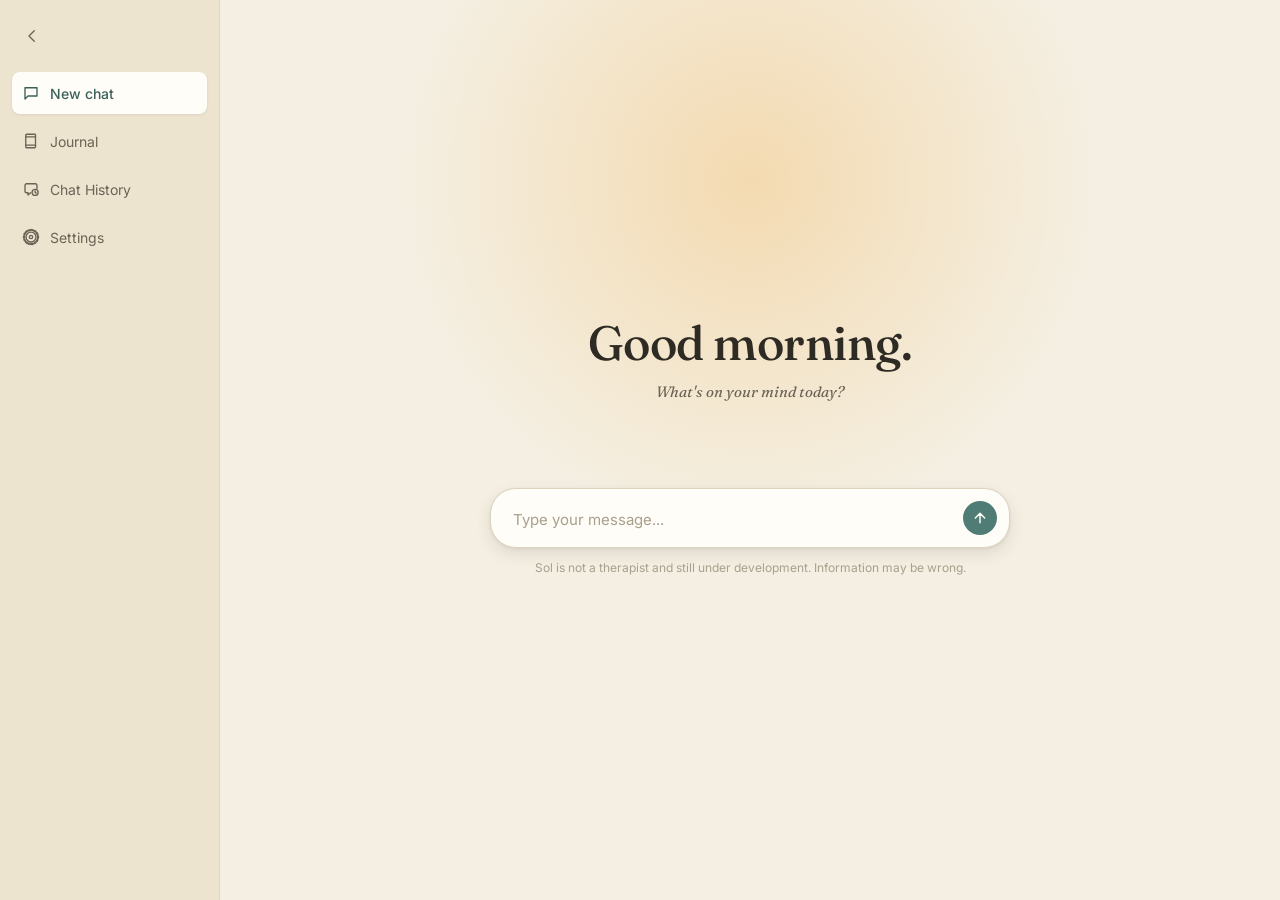
<file: index.html>
<!DOCTYPE html>
<html lang="en">
<head>
  <meta charset="UTF-8" />
  <meta name="viewport" content="width=device-width, initial-scale=1.0" />
  <title>Sol</title>
  <link rel="preconnect" href="https://fonts.googleapis.com">
  <link rel="preconnect" href="https://fonts.gstatic.com" crossorigin>
  <link href="https://fonts.googleapis.com/css2?family=Fraunces:ital,opsz,wght@0,9..144,400;0,9..144,500;0,9..144,600;1,9..144,500&family=Inter:wght@400;500;600&display=swap" rel="stylesheet">
  <link rel="stylesheet" href="nav.css" />
  <link rel="stylesheet" href="styles.css" />
</head>
<body>

  <div class="layout">
    <nav class="tabs" id="tabs" aria-label="Main navigation">
      <button type="button" id="tabs-toggle" aria-label="Collapse sidebar" aria-controls="main-navigation" aria-expanded="true">
        <svg class="collapse-icon" viewBox="0 0 24 24" fill="none" stroke="currentColor" stroke-width="1.8" stroke-linecap="round" stroke-linejoin="round" aria-hidden="true">
          <path d="M15 5 8 12l7 7" />
        </svg>
        <svg class="menu-icon" viewBox="0 0 24 24" fill="none" stroke="currentColor" stroke-width="1.8" stroke-linecap="round" aria-hidden="true">
          <path d="M4 6h16M4 12h16M4 18h16" />
        </svg>
      </button>
      <ul id="main-navigation">
        <li class="tab active">
          <a href="index.html" aria-label="New chat" aria-current="page">
            <svg viewBox="0 0 24 24" fill="none" stroke="currentColor" stroke-width="1.8" stroke-linecap="round" stroke-linejoin="round">
              <path d="M4 5h16v11H8l-4 4V5Z" />
            </svg>
            <span class="tab-label">New chat</span>
          </a>
        </li>
        <li class="tab">
          <a href="/journal.html" aria-label="Journal">
            <svg viewBox="0 0 24 24" fill="none" stroke="currentColor" stroke-width="1.8" stroke-linecap="round" stroke-linejoin="round">
              <path d="M5 4.5A1.5 1.5 0 0 1 6.5 3H17a1 1 0 0 1 1 1v16a1 1 0 0 1-1 1H6.5A1.5 1.5 0 0 1 5 19.5v-15Z" />
              <path d="M5 6.5h13M5 17.5h13" />
            </svg>
            <span class="tab-label">Journal</span>
          </a>
        </li>
        <li class="tab">
          <a href="/chat.html" aria-label="Chat History">
            <svg viewBox="0 0 24 24" fill="none" stroke="currentColor" stroke-width="1.8" stroke-linecap="round" stroke-linejoin="round">
              <!-- Speech bubble with tail -->
              <path d="M20 11.5V7a2 2 0 0 0-2-2H6a2 2 0 0 0-2 2v8a2 2 0 0 0 2 2h2v3l3.5-3" />
              <!-- Clock badge -->
              <circle cx="17.5" cy="16.5" r="4" />
              <path d="M17.5 14.5v2l1.3 1" />
            </svg>
            <span class="tab-label">Chat History</span>
          </a>
        </li>
        <li class="tab">
          <a href="/settings.html" aria-label="Settings">
            <svg viewBox="0 0 24 24" fill="none" stroke="currentColor" stroke-width="1.8" stroke-linecap="round" stroke-linejoin="round">
              <circle cx="12" cy="12" r="9.4" stroke-width="3" stroke-dasharray="1.6 2.5" />
              <circle cx="12" cy="12" r="6.6" stroke-width="1.8" />
              <circle cx="12" cy="12" r="2.2" stroke-width="1.8" />
            </svg>
            <span class="tab-label">Settings</span>
          </a>
        </li>
      </ul>
    </nav>

    <div class="main" id="main">
      <div class="glow" aria-hidden="true"></div>

      <header id="hero">
        <h1 id="greeting">Hello.</h1>
        <p class="subhead">What's on your mind today?</p>
      </header>

      <div class="chat-log" id="chat-log"></div>
      

      <div class="composer">
        <div class="typebar">
          <textarea id="composer-input" rows="1" placeholder="Type your message..."></textarea>
          <button type="button" id="send-btn" aria-label="Send message">
            <svg width="16" height="16" viewBox="0 0 24 24" fill="none" xmlns="http://www.w3.org/2000/svg">
              <path d="M12 19V5M12 5L5 12M12 5L19 12" stroke="currentColor" stroke-width="2.2" stroke-linecap="round" stroke-linejoin="round"/>
            </svg>
          </button>
        </div>
        <p class="disclaimer">Sol is not a therapist and still under development. Information may be wrong.</p>
      </div>
    </div>
  </div>

  <script>
    const greetingEl = document.getElementById('greeting');
    const hour = new Date().getHours();
    const greeting =
      hour < 5 ? 'Still up?' :
      hour < 12 ? 'Good morning.' :
      hour < 18 ? 'Good afternoon.' :
      'Good evening.';
    greetingEl.textContent = greeting;
  </script>
  <script src="nav.js"></script>
  <script src="chat.js"></script>

</body>
</html>
</file>
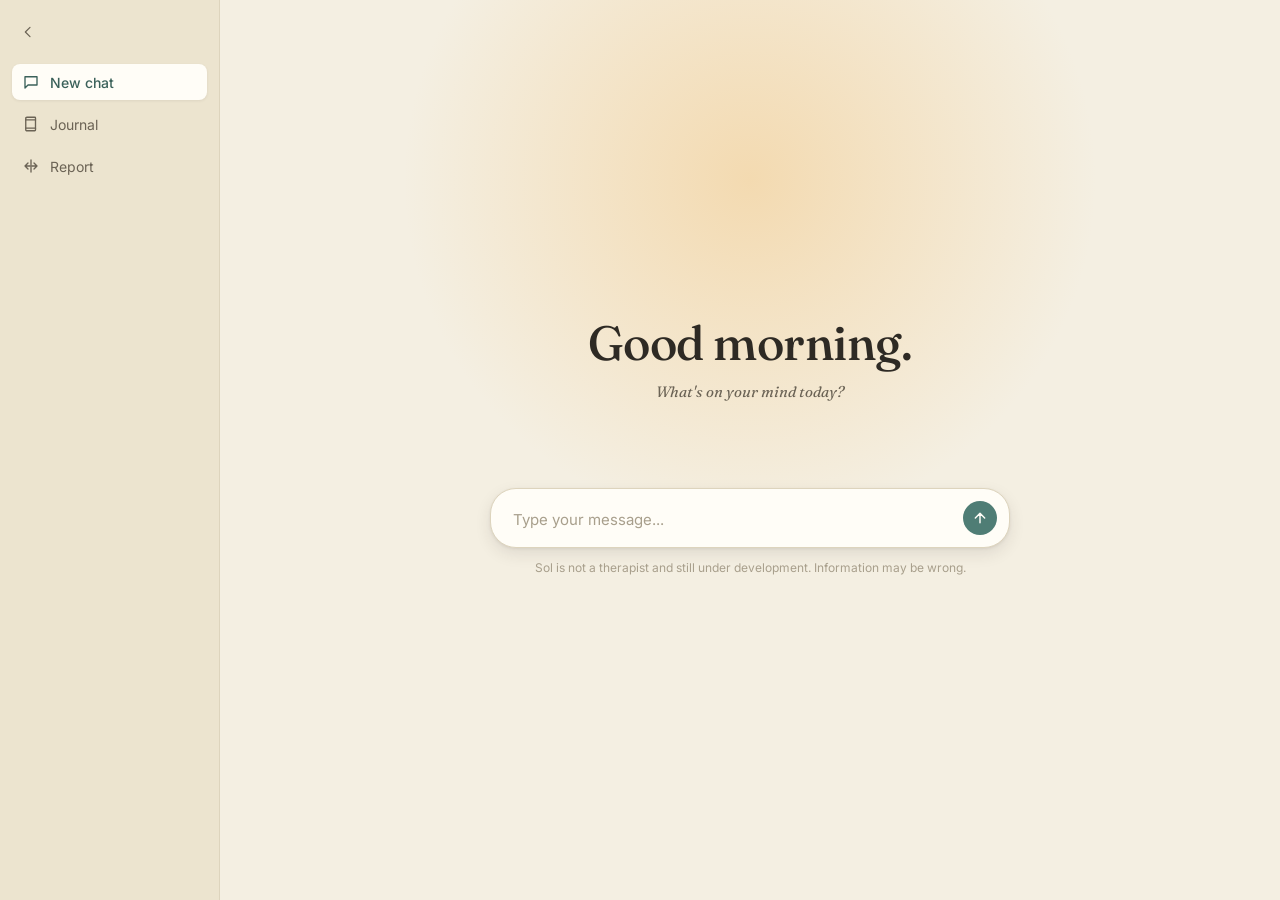
<file: html/index.html>
<!DOCTYPE html>
<html lang="en">
<head>
  <meta charset="UTF-8" />
  <meta name="viewport" content="width=device-width, initial-scale=1.0" />
  <title>Sol</title>
  <link rel="preconnect" href="https://fonts.googleapis.com">
  <link rel="preconnect" href="https://fonts.gstatic.com" crossorigin>
  <link href="https://fonts.googleapis.com/css2?family=Fraunces:ital,opsz,wght@0,9..144,400;0,9..144,500;0,9..144,600;1,9..144,500&family=Inter:wght@400;500;600&display=swap" rel="stylesheet">
  <link rel="stylesheet" href="/css/styles.css" />
</head>
<body>

  <div class="layout">
    <div class="tabs" id="tabs">
      <button type="button" id="tabs-toggle" aria-label="Collapse sidebar">
        <svg viewBox="0 0 24 24" fill="none" stroke="currentColor" stroke-width="1.8" stroke-linecap="round" stroke-linejoin="round">
          <path d="M15 5 8 12l7 7" />
        </svg>
      </button>
      <ul>
        <li class="tab active">
          <a href="/">
            <svg viewBox="0 0 24 24" fill="none" stroke="currentColor" stroke-width="1.8" stroke-linecap="round" stroke-linejoin="round">
              <path d="M4 5h16v11H8l-4 4V5Z" />
            </svg>
            <span class="tab-label">New chat</span>
          </a>
        </li>
        <li class="tab">
          <a href="/html/journal.html">
            <svg viewBox="0 0 24 24" fill="none" stroke="currentColor" stroke-width="1.8" stroke-linecap="round" stroke-linejoin="round">
              <path d="M5 4.5A1.5 1.5 0 0 1 6.5 3H17a1 1 0 0 1 1 1v16a1 1 0 0 1-1 1H6.5A1.5 1.5 0 0 1 5 19.5v-15Z" />
              <path d="M5 6.5h13M5 17.5h13" />
            </svg>
            <span class="tab-label">Journal</span>
          </a>
        </li>
        <li class="tab">
          <a href="">
            <svg viewBox="0 0 24 24" fill="none" stroke="currentColor" stroke-width="1.8" stroke-linecap="round" stroke-linejoin="round">
              <path d="M12 20v-6M12 4v6M4 12h16M4 12l4-4M4 12l4 4M20 12l-4-4M20 12l-4 4" />
            </svg>
            <span class="tab-label">Report</span>
          </a>
        </li>
    </div>

    <div class="main" id="main">
      <div class="glow" aria-hidden="true"></div>

      <header id="hero">
        <h1 id="greeting">Hello.</h1>
        <p class="subhead">What's on your mind today?</p>
      </header>

      <div class="chat-log" id="chat-log"></div>

      <div class="composer">
        <div class="typebar">
          <textarea id="composer-input" rows="1" placeholder="Type your message..."></textarea>
          <button type="button" id="send-btn" aria-label="Send message">
            <svg width="16" height="16" viewBox="0 0 24 24" fill="none" xmlns="http://www.w3.org/2000/svg">
              <path d="M12 19V5M12 5L5 12M12 5L19 12" stroke="currentColor" stroke-width="2.2" stroke-linecap="round" stroke-linejoin="round"/>
            </svg>
          </button>
        </div>
        <p class="disclaimer">Sol is not a therapist and still under development. Information may be wrong.</p>
      </div>
    </div>
  </div>

  <script>
    const tabs = document.getElementById('tabs');
    const toggleBtn = document.getElementById('tabs-toggle');

    toggleBtn.addEventListener('click', () => {
      const collapsed = tabs.classList.toggle('collapsed');
      toggleBtn.setAttribute('aria-label', collapsed ? 'Expand sidebar' : 'Collapse sidebar');
    });

    // Greeting that follows the time of day, fitting for an app named Sol
    const greetingEl = document.getElementById('greeting');
    const hour = new Date().getHours();
    const greeting =
      hour < 5 ? 'Still up?' :
      hour < 12 ? 'Good morning.' :
      hour < 18 ? 'Good afternoon.' :
      'Good evening.';
    greetingEl.textContent = greeting;
  </script>
  <script src="/js/chat.js"></script>

</body>
</html>
</file>
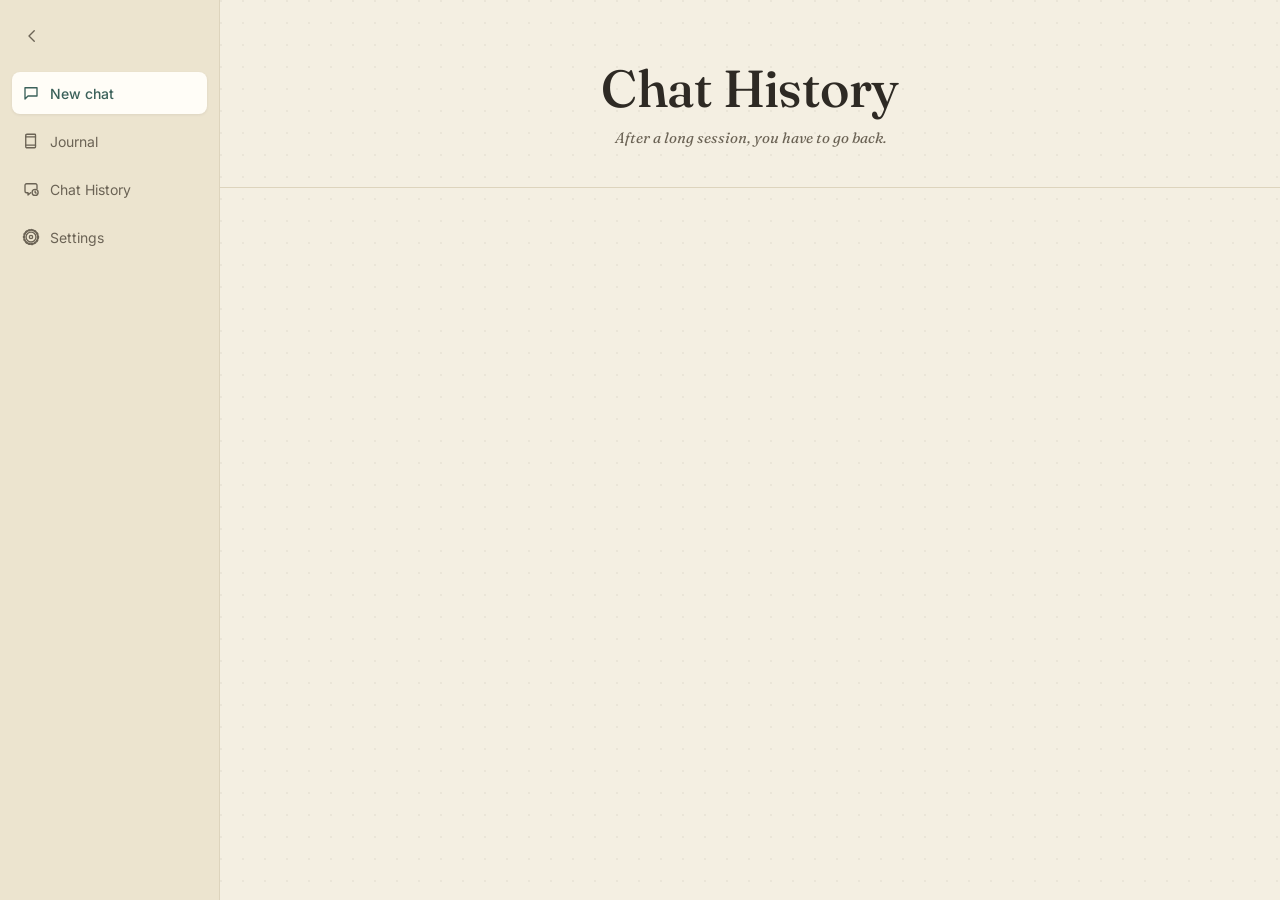
<file: chat.html>
<!DOCTYPE html>
<html lang="en">
<head>
  <meta charset="UTF-8" />
  <meta name="viewport" content="width=device-width, initial-scale=1.0" />
  <link rel="icon" href="data:,">
  <title>Sol</title>
  <link rel="preconnect" href="https://fonts.googleapis.com">
  <link rel="preconnect" href="https://fonts.gstatic.com" crossorigin>
  <link href="https://fonts.googleapis.com/css2?family=Fraunces:ital,opsz,wght@0,9..144,400;0,9..144,500;0,9..144,600;1,9..144,500&family=Inter:wght@400;500;600&display=swap" rel="stylesheet">
  <link rel="stylesheet" href="nav.css" />
  <link rel="stylesheet" href="styles.css" />
  <link rel="stylesheet" href="chat.css" />
</head>
<body>

  <div class="layout">
    <nav class="tabs" id="tabs" aria-label="Main navigation">
      <button type="button" id="tabs-toggle" aria-label="Collapse sidebar" aria-controls="main-navigation" aria-expanded="true">
        <svg class="collapse-icon" viewBox="0 0 24 24" fill="none" stroke="currentColor" stroke-width="1.8" stroke-linecap="round" stroke-linejoin="round" aria-hidden="true">
          <path d="M15 5 8 12l7 7" />
        </svg>
        <svg class="menu-icon" viewBox="0 0 24 24" fill="none" stroke="currentColor" stroke-width="1.8" stroke-linecap="round" aria-hidden="true">
          <path d="M4 6h16M4 12h16M4 18h16" />
        </svg>
      </button>
      <ul id="main-navigation">
        <li class="tab active">
          <a href="/" aria-label="New chat" aria-current="page">
            <svg viewBox="0 0 24 24" fill="none" stroke="currentColor" stroke-width="1.8" stroke-linecap="round" stroke-linejoin="round">
              <path d="M4 5h16v11H8l-4 4V5Z" />
            </svg>
            <span class="tab-label">New chat</span>
          </a>
        </li>
        <li class="tab">
          <a href="/journal.html" aria-label="Journal">
            <svg viewBox="0 0 24 24" fill="none" stroke="currentColor" stroke-width="1.8" stroke-linecap="round" stroke-linejoin="round">
              <path d="M5 4.5A1.5 1.5 0 0 1 6.5 3H17a1 1 0 0 1 1 1v16a1 1 0 0 1-1 1H6.5A1.5 1.5 0 0 1 5 19.5v-15Z" />
              <path d="M5 6.5h13M5 17.5h13" />
            </svg>
            <span class="tab-label">Journal</span>
          </a>
        </li>
        <li class="tab">
          <a href="/chat.html" aria-label="Chat History">
            <svg viewBox="0 0 24 24" fill="none" stroke="currentColor" stroke-width="1.8" stroke-linecap="round" stroke-linejoin="round">
              <!-- Speech bubble with tail -->
              <path d="M20 11.5V7a2 2 0 0 0-2-2H6a2 2 0 0 0-2 2v8a2 2 0 0 0 2 2h2v3l3.5-3" />
              <!-- Clock badge -->
              <circle cx="17.5" cy="16.5" r="4" />
              <path d="M17.5 14.5v2l1.3 1" />
            </svg>
            <span class="tab-label">Chat History</span>
          </a>
        </li>
        <li class="tab">
          <a href="/settings.html" aria-label="Settings">
            <svg viewBox="0 0 24 24" fill="none" stroke="currentColor" stroke-width="1.8" stroke-linecap="round" stroke-linejoin="round">
              <circle cx="12" cy="12" r="9.4" stroke-width="3" stroke-dasharray="1.6 2.5" />
              <circle cx="12" cy="12" r="6.6" stroke-width="1.8" />
              <circle cx="12" cy="12" r="2.2" stroke-width="1.8" />
            </svg>
            <span class="tab-label">Settings</span>
          </a>
        </li>
      </ul>
    </nav>

    <div class="chatH-page">
        <header class="site-header">
            <h1>Chat History</h1>
            <p class="tagline">After a long session, you have to go back.</p>
        </header>

    <script src="nav.js"></script>
  
  </body>
  </html>
</file>
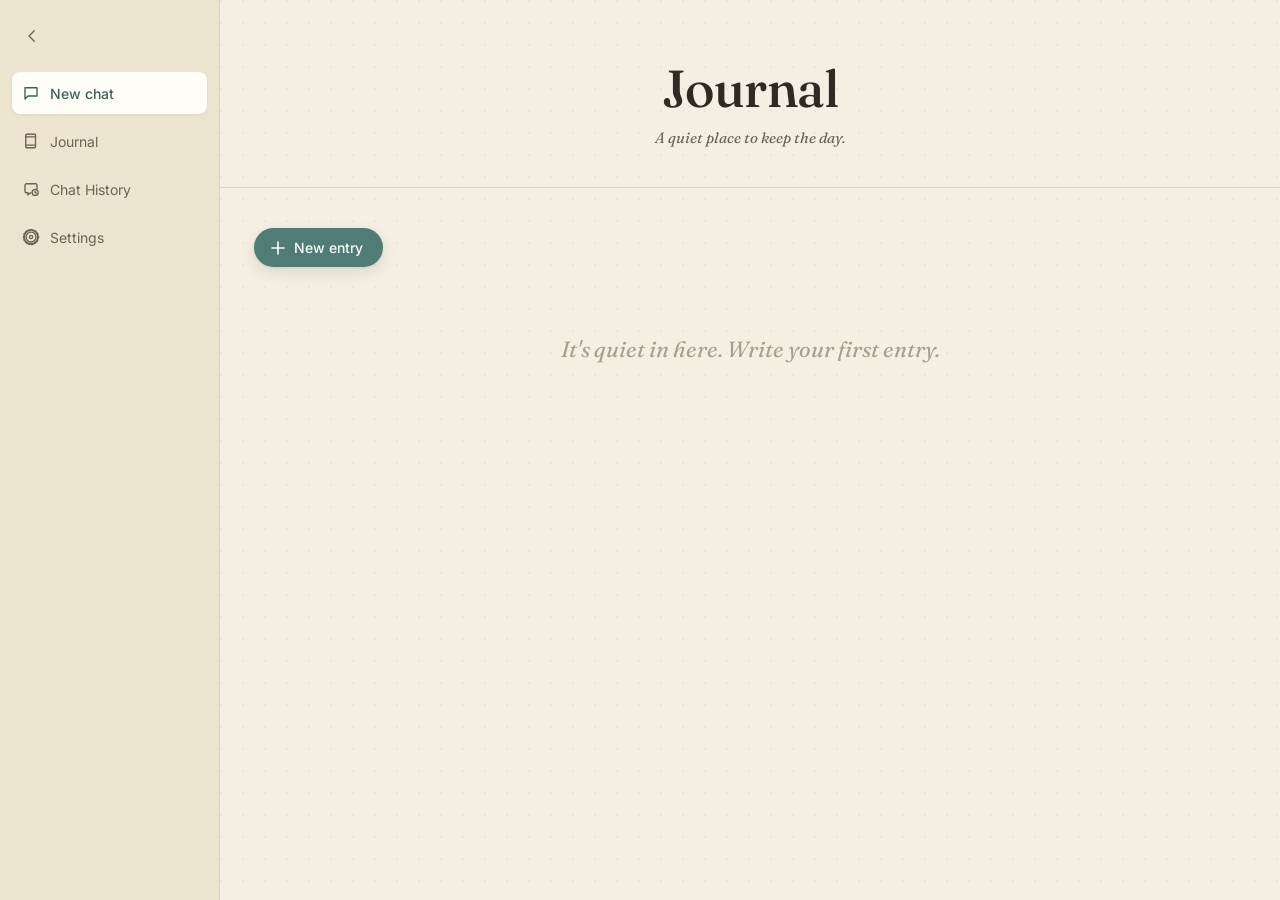
<file: journal.html>
<!DOCTYPE html>
<html lang="en">
<head>
    <meta charset="UTF-8">
    <meta name="viewport" content="width=device-width, initial-scale=1.0">
    <title>Journal</title>
    <link rel="preconnect" href="https://fonts.googleapis.com">
    <link rel="preconnect" href="https://fonts.gstatic.com" crossorigin>
    <link href="https://fonts.googleapis.com/css2?family=Fraunces:ital,opsz,wght@0,9..144,400;0,9..144,500;0,9..144,600;1,9..144,500&family=Inter:wght@400;500;600&display=swap" rel="stylesheet">
    <link rel="stylesheet" href="nav.css">
    <link rel="stylesheet" href="journal.css">
</head>

<body>
    <div class="layout">
        <nav class="tabs" id="tabs" aria-label="Main navigation">
          <button type="button" id="tabs-toggle" aria-label="Collapse sidebar" aria-controls="main-navigation" aria-expanded="true">
            <svg class="collapse-icon" viewBox="0 0 24 24" fill="none" stroke="currentColor" stroke-width="1.8" stroke-linecap="round" stroke-linejoin="round" aria-hidden="true">
              <path d="M15 5 8 12l7 7" />
            </svg>
            <svg class="menu-icon" viewBox="0 0 24 24" fill="none" stroke="currentColor" stroke-width="1.8" stroke-linecap="round" aria-hidden="true">
              <path d="M4 6h16M4 12h16M4 18h16" />
            </svg>
          </button>
          <ul id="main-navigation">
            <li class="tab active">
              <a href="/" aria-label="New chat" aria-current="page">
                <svg viewBox="0 0 24 24" fill="none" stroke="currentColor" stroke-width="1.8" stroke-linecap="round" stroke-linejoin="round">
                  <path d="M4 5h16v11H8l-4 4V5Z" />
                </svg>
                <span class="tab-label">New chat</span>
              </a>
            </li>
            <li class="tab">
              <a href="/journal.html" aria-label="Journal">
                <svg viewBox="0 0 24 24" fill="none" stroke="currentColor" stroke-width="1.8" stroke-linecap="round" stroke-linejoin="round">
                  <path d="M5 4.5A1.5 1.5 0 0 1 6.5 3H17a1 1 0 0 1 1 1v16a1 1 0 0 1-1 1H6.5A1.5 1.5 0 0 1 5 19.5v-15Z" />
                  <path d="M5 6.5h13M5 17.5h13" />
                </svg>
                <span class="tab-label">Journal</span>
              </a>
            </li>
            <li class="tab">
              <a href="/chat.html" aria-label="Chat History">
                <svg viewBox="0 0 24 24" fill="none" stroke="currentColor" stroke-width="1.8" stroke-linecap="round" stroke-linejoin="round">
                  <!-- Speech bubble with tail -->
                  <path d="M20 11.5V7a2 2 0 0 0-2-2H6a2 2 0 0 0-2 2v8a2 2 0 0 0 2 2h2v3l3.5-3" />
                  <!-- Clock badge -->
                  <circle cx="17.5" cy="16.5" r="4" />
                  <path d="M17.5 14.5v2l1.3 1" />
                </svg>
                <span class="tab-label">Chat History</span>
              </a>
            </li>
            <li class="tab">
              <a href="/settings.html" aria-label="Settings">
                <svg viewBox="0 0 24 24" fill="none" stroke="currentColor" stroke-width="1.8" stroke-linecap="round" stroke-linejoin="round">
                  <circle cx="12" cy="12" r="9.4" stroke-width="3" stroke-dasharray="1.6 2.5" />
                  <circle cx="12" cy="12" r="6.6" stroke-width="1.8" />
                  <circle cx="12" cy="12" r="2.2" stroke-width="1.8" />
                </svg>
                <span class="tab-label">Settings</span>
              </a>
            </li>
          </ul>
        </nav>

        <div class="journal-page">
            <header class="site-header">
                <h1>Journal</h1>
                <p class="tagline">A quiet place to keep the day.</p>
            </header>

            <main>
                <section>
                    <div class="toolbar">
                        <button class="new-entry-btn" type="button">
                            <svg width="16" height="16" viewBox="0 0 16 16" fill="none" aria-hidden="true">
                                <path d="M8 2v12M2 8h12" stroke="currentColor" stroke-width="1.6" stroke-linecap="round"/>
                            </svg>
                            New entry
                        </button>
                    </div>

                    <h2 class="lone">It's quiet in here. Write your first entry.</h2>

                    <div class="main"></div>
                </section>
            </main>
        </div>
    </div>
    <script src="nav.js"></script>
    <script src="script.js"></script>
</body>
</html>
</file>
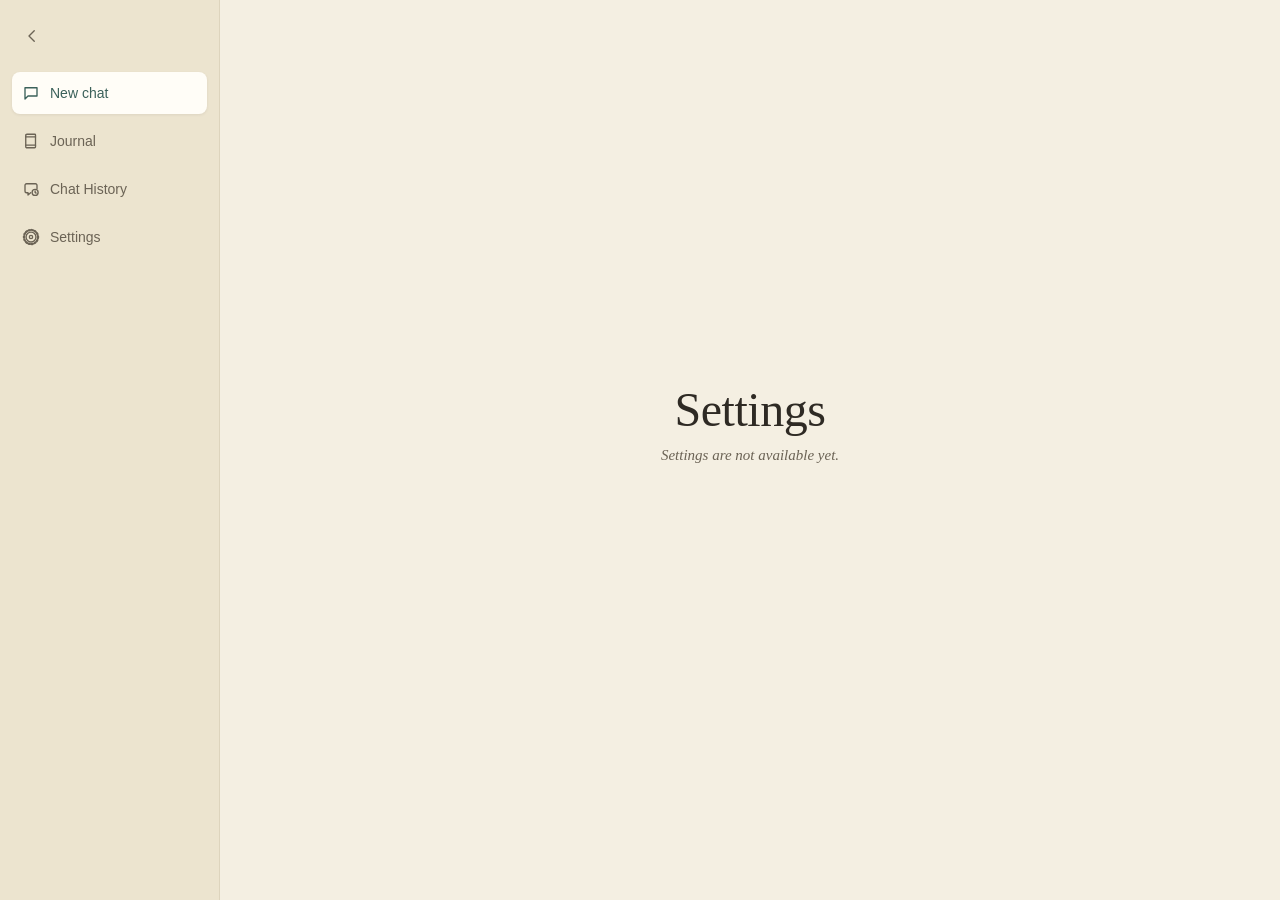
<file: settings.html>
<!DOCTYPE html>
<html lang="en">
<head>
    <meta charset="UTF-8">
    <meta name="viewport" content="width=device-width, initial-scale=1.0">
    <title>Settings</title>
    <link rel="stylesheet" href="/nav.css">
    <link rel="stylesheet" href="/styles.css">
</head>

<body>
  <div class="layout">
    <nav class="tabs" id="tabs" aria-label="Main navigation">
      <button type="button" id="tabs-toggle" aria-label="Collapse sidebar" aria-controls="main-navigation" aria-expanded="true">
        <svg class="collapse-icon" viewBox="0 0 24 24" fill="none" stroke="currentColor" stroke-width="1.8" stroke-linecap="round" stroke-linejoin="round" aria-hidden="true">
          <path d="M15 5 8 12l7 7" />
        </svg>
        <svg class="menu-icon" viewBox="0 0 24 24" fill="none" stroke="currentColor" stroke-width="1.8" stroke-linecap="round" aria-hidden="true">
          <path d="M4 6h16M4 12h16M4 18h16" />
        </svg>
      </button>
      <ul id="main-navigation">
        <li class="tab active">
          <a href="/" aria-label="New chat" aria-current="page">
            <svg viewBox="0 0 24 24" fill="none" stroke="currentColor" stroke-width="1.8" stroke-linecap="round" stroke-linejoin="round">
              <path d="M4 5h16v11H8l-4 4V5Z" />
            </svg>
            <span class="tab-label">New chat</span>
          </a>
        </li>
        <li class="tab">
          <a href="/journal.html" aria-label="Journal">
            <svg viewBox="0 0 24 24" fill="none" stroke="currentColor" stroke-width="1.8" stroke-linecap="round" stroke-linejoin="round">
              <path d="M5 4.5A1.5 1.5 0 0 1 6.5 3H17a1 1 0 0 1 1 1v16a1 1 0 0 1-1 1H6.5A1.5 1.5 0 0 1 5 19.5v-15Z" />
              <path d="M5 6.5h13M5 17.5h13" />
            </svg>
            <span class="tab-label">Journal</span>
          </a>
        </li>
        <li class="tab">
          <a href="/chat.html" aria-label="Chat History">
            <svg viewBox="0 0 24 24" fill="none" stroke="currentColor" stroke-width="1.8" stroke-linecap="round" stroke-linejoin="round">
              <!-- Speech bubble with tail -->
              <path d="M20 11.5V7a2 2 0 0 0-2-2H6a2 2 0 0 0-2 2v8a2 2 0 0 0 2 2h2v3l3.5-3" />
              <!-- Clock badge -->
              <circle cx="17.5" cy="16.5" r="4" />
              <path d="M17.5 14.5v2l1.3 1" />
            </svg>
            <span class="tab-label">Chat History</span>
          </a>
        </li>
        <li class="tab">
          <a href="/settings.html" aria-label="Settings">
            <svg viewBox="0 0 24 24" fill="none" stroke="currentColor" stroke-width="1.8" stroke-linecap="round" stroke-linejoin="round">
              <circle cx="12" cy="12" r="9.4" stroke-width="3" stroke-dasharray="1.6 2.5" />
              <circle cx="12" cy="12" r="6.6" stroke-width="1.8" />
              <circle cx="12" cy="12" r="2.2" stroke-width="1.8" />
            </svg>
            <span class="tab-label">Settings</span>
          </a>
        </li>
      </ul>
    </nav>

        <main class="main" id="main">
          <header>
            <h1>Settings</h1>
            <p class="subhead">Settings are not available yet.</p>
          </header>
        </main>
    </div>
    <script src="/nav.js"></script>
</body>
</html>
</file>
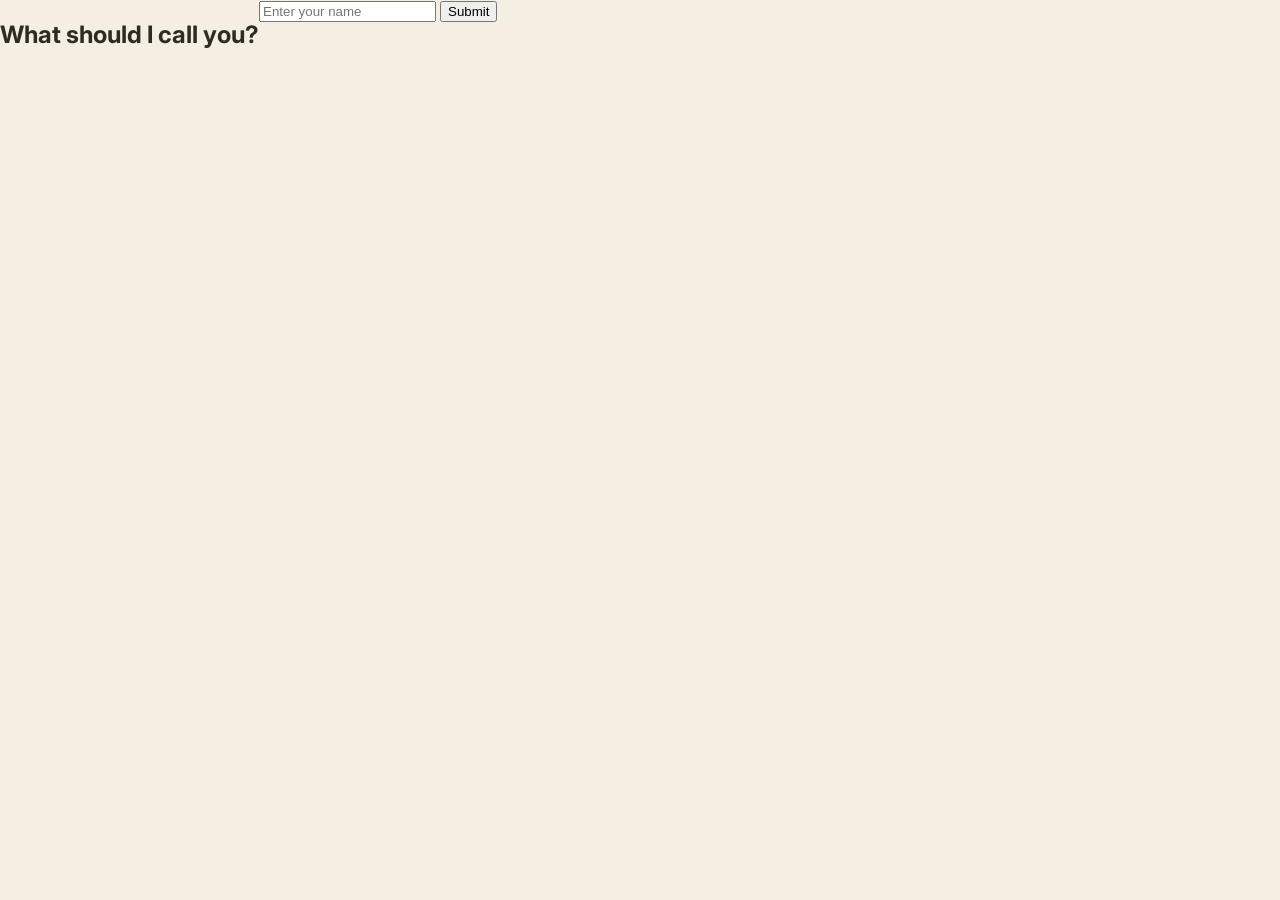
<file: html/intro.html>
<!DOCTYPE html>
<html lang="en">
<head>
    <meta charset="UTF-8">
    <meta name="viewport" content="width=device-width, initial-scale=1.0">
    <title>Sol</title>
    <link rel="preconnect" href="https://fonts.googleapis.com">
    <link rel="preconnect" href="https://fonts.gstatic.com" crossorigin>
    <link href="https://fonts.googleapis.com/css2?family=Fraunces:ital,opsz,wght@0,9..144,400;0,9..144,500;0,9..144,600;1,9..144,500&family=Inter:wght@400;500;600&display=swap" rel="stylesheet">
    <link rel="stylesheet" href="/css/intro.css" />
</head>
<body>
    <div class="layout">
        <h2>What should I call you?</h2>
        <form id="name-form">
            <input type="text" id="user-name" name="user-name" placeholder="Enter your name" required>
            <button type="submit">Submit</button>
        </form>
    </div>
</body>
</html>
</file>
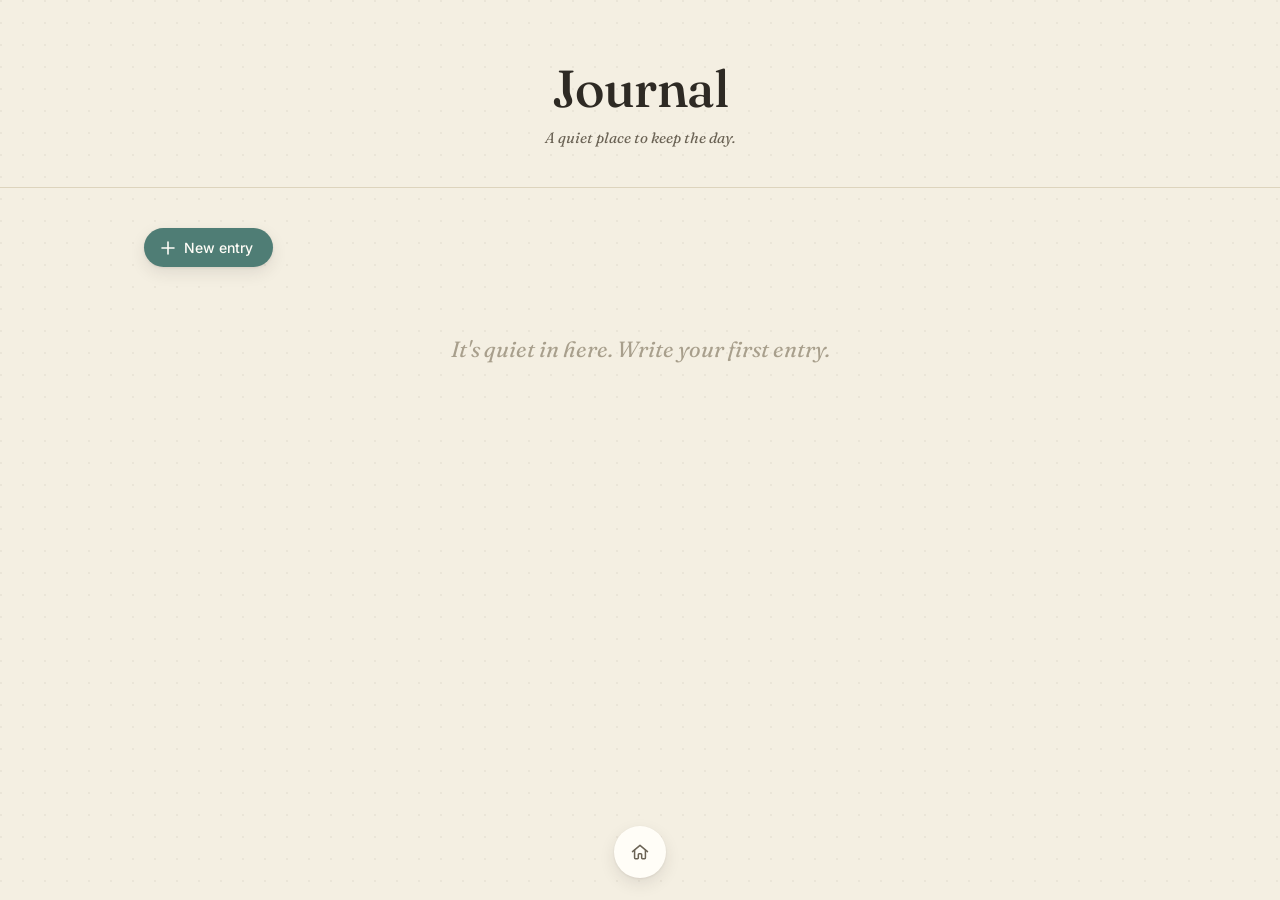
<file: html/journal.html>
<!DOCTYPE html>
<html lang="en">
<head>
    <meta charset="UTF-8">
    <meta name="viewport" content="width=device-width, initial-scale=1.0">
    <title>Journal</title>
    <link rel="preconnect" href="https://fonts.googleapis.com">
    <link rel="preconnect" href="https://fonts.gstatic.com" crossorigin>
    <link href="https://fonts.googleapis.com/css2?family=Fraunces:ital,opsz,wght@0,9..144,400;0,9..144,500;0,9..144,600;1,9..144,500&family=Inter:wght@400;500;600&display=swap" rel="stylesheet">
    <link rel="stylesheet" href="/css/journal.css">
</head>
<body>
    <header class="site-header">
        <h1>Journal</h1>
        <p class="tagline">A quiet place to keep the day.</p>
    </header>

    <a class="home-button" href="/html/index.html" aria-label="Home">
        <svg viewBox="0 0 24 24" fill="none" stroke="currentColor" stroke-width="1.8" stroke-linecap="round" stroke-linejoin="round">
            <path d="M3 11.5 12 4l9 7.5"/>
            <path d="M5.5 10v9a1 1 0 0 0 1 1H9a1 1 0 0 0 1-1v-4a1 1 0 0 1 1-1h2a1 1 0 0 1 1 1v4a1 1 0 0 0 1 1h2.5a1 1 0 0 0 1-1v-9"/>
        </svg>
    </a>

    <main>
        <section>
            <div class="toolbar">
                <button class="new-entry-btn" type="button">
                    <svg width="16" height="16" viewBox="0 0 16 16" fill="none" aria-hidden="true">
                        <path d="M8 2v12M2 8h12" stroke="currentColor" stroke-width="1.6" stroke-linecap="round"/>
                    </svg>
                    New entry
                </button>
            </div>

            <h2 class="lone">It's quiet in here. Write your first entry.</h2>

            <div class="main"></div>
        </section>
    </main>

    <script src="/js/script.js"></script>
</body>
</html>
</file>
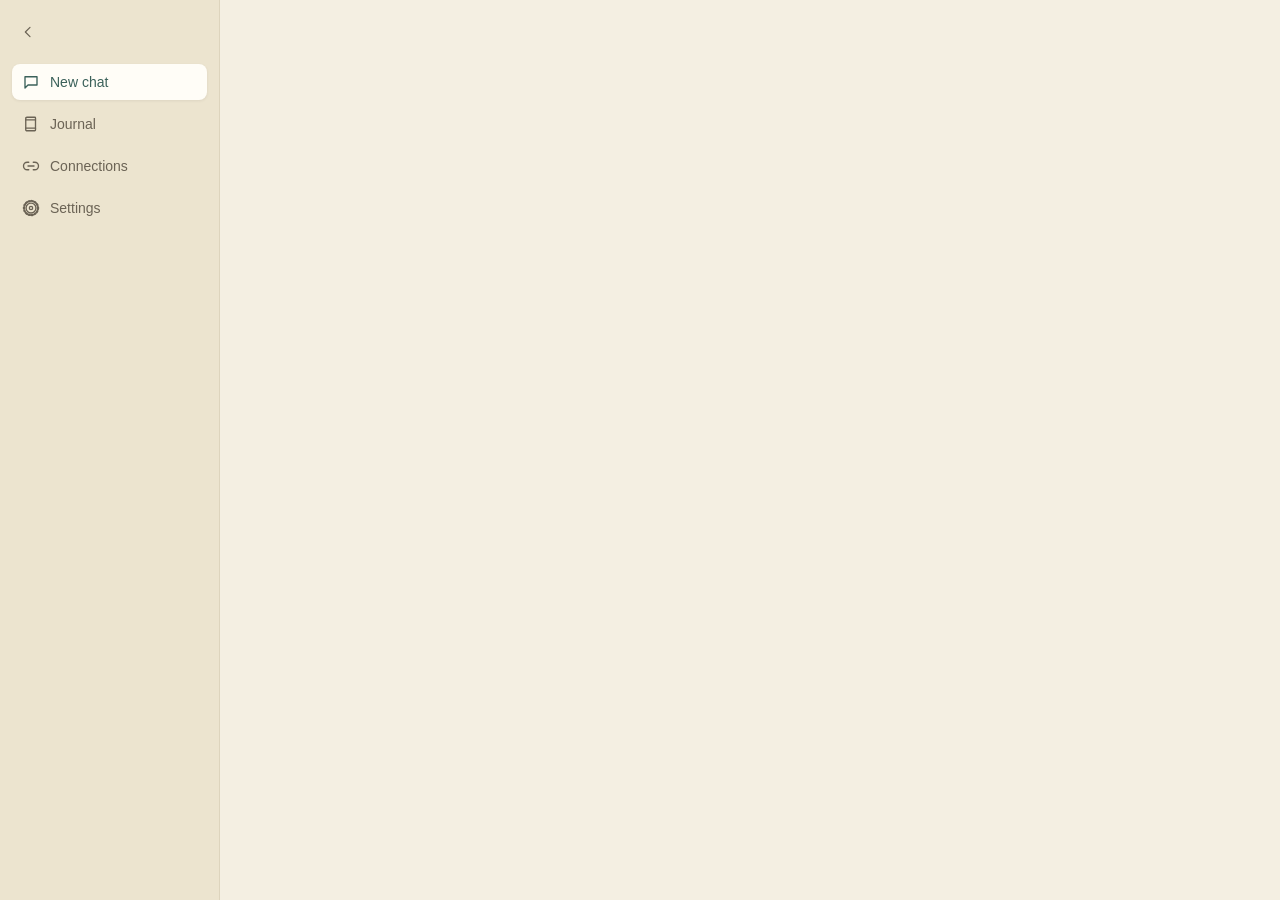
<file: html/settings.html>
<!DOCTYPE html>
<html lang="en">
<head>
    <meta charset="UTF-8">
    <meta name="viewport" content="width=device-width, initial-scale=1.0">
    <title>Settings</title>
    <link rel="stylesheet" href="/css/styles.css">
</head>
<body>
    <div class="layout">
        <div class="tabs" id="tabs">
          <button type="button" id="tabs-toggle" aria-label="Collapse sidebar">
            <svg viewBox="0 0 24 24" fill="none" stroke="currentColor" stroke-width="1.8" stroke-linecap="round" stroke-linejoin="round">
              <path d="M15 5 8 12l7 7" />
            </svg>
          </button>
          <ul>
            <li class="tab active">
              <a href="/html/index.html">
                <svg viewBox="0 0 24 24" fill="none" stroke="currentColor" stroke-width="1.8" stroke-linecap="round" stroke-linejoin="round">
                  <path d="M4 5h16v11H8l-4 4V5Z" />
                </svg>
                <span class="tab-label">New chat</span>
              </a>
            </li>
            <li class="tab">
              <a href="/html/journal.html">
                <svg viewBox="0 0 24 24" fill="none" stroke="currentColor" stroke-width="1.8" stroke-linecap="round" stroke-linejoin="round">
                  <path d="M5 4.5A1.5 1.5 0 0 1 6.5 3H17a1 1 0 0 1 1 1v16a1 1 0 0 1-1 1H6.5A1.5 1.5 0 0 1 5 19.5v-15Z" />
                  <path d="M5 6.5h13M5 17.5h13" />
                </svg>
                <span class="tab-label">Journal</span>
              </a>
            </li>
            <li class="tab">
              <a href="connections.html">
                <svg viewBox="0 0 24 24" fill="none" stroke="currentColor" stroke-width="1.8" stroke-linecap="round" stroke-linejoin="round">
                  <path d="M9 17H7a5 5 0 0 1 0-10h2" />
                  <path d="M15 7h2a5 5 0 0 1 0 10h-2" />
                  <line x1="8" y1="12" x2="16" y2="12" />
                </svg>
                <span class="tab-label">Connections</span>
              </a>
            </li>
            <li class="tab">
              <a href="/html/settings.html">
                <svg viewBox="0 0 24 24" fill="none" stroke="currentColor" stroke-linecap="round">
                  <circle cx="12" cy="12" r="9.4" stroke-width="3" stroke-dasharray="1.6 2.5" />
                  <circle cx="12" cy="12" r="6.6" stroke-width="1.8" />
                  <circle cx="12" cy="12" r="2.2" stroke-width="1.8" />
                </svg>
                <span class="tab-label">Settings</span>
              </a>
            </li>
          </ul>
        </div>
        <script>
            const tabs = document.getElementById('tabs');
            const toggleBtn = document.getElementById('tabs-toggle');
        
            toggleBtn.addEventListener('click', () => {
              const collapsed = tabs.classList.toggle('collapsed');
              toggleBtn.setAttribute('aria-label', collapsed ? 'Expand sidebar' : 'Collapse sidebar');
            });
          </script>
</body>
</html>
</file>
<file: nav.css>
.layout {
  display: flex;
  min-height: 100vh;
  min-height: 100dvh;
}

.tabs {
  flex: 0 0 220px;
  display: flex;
  flex-direction: column;
  width: 220px;
  min-height: 100vh;
  min-height: 100dvh;
  padding: 16px 12px;
  background: var(--sidebar);
  border-right: 1px solid var(--rule);
  transition: width 0.18s ease, flex-basis 0.18s ease;
}

.tabs.collapsed {
  flex-basis: 68px;
  width: 68px;
}

#tabs-toggle {
  display: flex;
  align-items: center;
  justify-content: center;
  width: 40px;
  height: 40px;
  margin-bottom: 16px;
  border: 0;
  border-radius: 8px;
  background: transparent;
  color: var(--ink-soft);
  cursor: pointer;
}

#tabs-toggle:hover {
  background: rgba(46, 42, 36, 0.06);
}

#tabs-toggle svg {
  width: 18px;
  height: 18px;
}

#tabs-toggle .menu-icon {
  display: none;
}

.tabs.collapsed .collapse-icon {
  transform: rotate(180deg);
}

.tabs ul {
  display: flex;
  flex-direction: column;
  gap: 6px;
  margin: 0;
  padding: 0;
  list-style: none;
}

.tab a {
  display: flex;
  align-items: center;
  gap: 10px;
  min-height: 42px;
  padding: 9px 10px;
  overflow: hidden;
  border-radius: 8px;
  color: var(--ink-soft);
  font-size: 14px;
  text-decoration: none;
  white-space: nowrap;
  transition: background 0.15s ease, color 0.15s ease;
}

.tab a svg {
  flex: 0 0 18px;
  width: 18px;
  height: 18px;
}

.tab a:hover {
  background: rgba(46, 42, 36, 0.06);
}

.tab.active a {
  background: var(--card);
  color: var(--accent-dark);
  font-weight: 500;
  box-shadow: 0 1px 3px rgba(46, 42, 36, 0.08);
}

.tabs.collapsed .tab-label {
  display: none;
}

.tabs.collapsed .tab a {
  justify-content: center;
  padding: 9px;
}

#tabs-toggle:focus-visible,
.tab a:focus-visible {
  outline: 2px solid var(--accent-dark);
  outline-offset: 2px;
}

@media screen and (max-width: 700px) {
  .layout {
    display: block;
  }

  .tabs,
  .tabs.collapsed {
    position: relative;
    z-index: 5;
    box-sizing: border-box;
    width: 100%;
    min-height: 0;
    height: auto;
    padding: 8px 12px;
    border-right: 0;
    border-bottom: 1px solid var(--rule);
  }

  .tabs #tabs-toggle {
    margin: 0;
  }

  #tabs-toggle .collapse-icon {
    display: none;
  }

  #tabs-toggle .menu-icon {
    display: block;
  }

  .tabs ul {
    display: none;
    padding: 8px 0 4px;
  }

  .tabs.mobile-open ul {
    display: flex;
  }

  .tabs.collapsed .tab-label {
    display: inline;
  }

  .tabs.collapsed .tab a {
    justify-content: flex-start;
    padding: 9px 10px;
  }
}

@media (prefers-reduced-motion: reduce) {
  .tabs,
  #tabs-toggle,
  .tab a {
    transition: none;
  }
}
</file>
<file: styles.css>
/* ---------- Tokens ---------- */
:root {
  --paper: #f4efe2;
  --card: #fffdf7;
  --sidebar: #ece4cf;
  --ink: #2e2a24;
  --ink-soft: #6b6355;
  --ink-faint: #a89f8c;
  --rule: #ddd4bd;
  --accent: #4f7d75;
  --accent-dark: #3b615a;
  --accent-tint: #dfe9e6;
  --sun: #f3c988;
  --shadow: 0 6px 16px rgba(46, 42, 36, 0.10), 0 1px 3px rgba(46, 42, 36, 0.08);

  --font-display: "Fraunces", Georgia, serif;
  --font-body: "Inter", -apple-system, BlinkMacSystemFont, sans-serif;
}

* {
  box-sizing: border-box;
}

html, body {
  min-height: 100%;
  margin: 0;
  padding: 0;
  font-family: var(--font-body);
  color: var(--ink);
  background: var(--paper);
}

body {
  min-width: 320px;
}

/* ---------- Main ---------- */
.main {
  position: relative;
  flex: 1;
  display: flex;
  flex-direction: column;
  justify-content: center;
  align-items: center;
  min-width: 0;
  overflow: hidden;
  background: var(--paper);
}

.glow {
  position: absolute;
  top: -20%;
  left: 50%;
  width: 720px;
  height: 720px;
  transform: translateX(-50%);
  background: radial-gradient(circle, var(--sun) 0%, rgba(243, 201, 136, 0) 68%);
  opacity: 0.55;
  pointer-events: none;
}

header {
  position: relative;
  text-align: center;
  margin-bottom: 40px;
}

h1 {
  font-family: var(--font-display);
  font-weight: 500;
  font-size: 48px;
  letter-spacing: -0.01em;
  color: var(--ink);
  margin: 0;
}

.subhead {
  margin-top: 10px;
  font-size: 15px;
  color: var(--ink-soft);
  font-style: italic;
  font-family: var(--font-display);
}

/* ---------- Chat ---------- */
.chat-log {
  position: relative;
  width: min(680px, calc(100% - 48px));
  max-height: 46vh;
  overflow-y: auto;
  display: flex;
  flex-direction: column;
  gap: 12px;
  margin: 0 0 24px;
  padding: 4px;
}

.chat-message {
  max-width: 82%;
  padding: 11px 14px;
  border-radius: 16px;
  font-size: 15px;
  line-height: 1.5;
  white-space: pre-wrap;
  box-shadow: 0 1px 2px rgba(46, 42, 36, 0.06);
}

.chat-message.user {
  align-self: flex-end;
  color: #fffdf7;
  background: var(--accent);
  border-bottom-right-radius: 4px;
}

.chat-message.assistant {
  align-self: flex-start;
  background: var(--card);
  border: 1px solid var(--rule);
  border-bottom-left-radius: 4px;
}

.chat-message.pending {
  color: var(--ink-soft);
  font-style: italic;
}

/* ---------- Composer ---------- */
.composer {
  position: relative;
  display: flex;
  flex-direction: column;
  align-items: center;
  width: 100%;
  padding: 0 24px;
}

.typebar {
  display: flex;
  align-items: flex-end;
  gap: 8px;
  width: 100%;
  max-width: 520px;
  padding: 12px 12px 12px 22px;
  border: 1px solid var(--rule);
  border-radius: 26px;
  background: var(--card);
  box-shadow: var(--shadow);
}

.typebar textarea {
  flex: 1;
  border: none;
  outline: none;
  resize: none;
  font-family: var(--font-body);
  font-size: 15px;
  line-height: 1.5;
  max-height: 160px;
  padding: 4px 0;
  color: var(--ink);
  background: transparent;
}

.typebar textarea::placeholder {
  color: var(--ink-faint);
}

#send-btn {
  flex-shrink: 0;
  width: 34px;
  height: 34px;
  border: none;
  border-radius: 50%;
  background: var(--accent);
  color: #fffdf7;
  display: flex;
  align-items: center;
  justify-content: center;
  cursor: pointer;
  transition: background 0.15s ease, transform 0.1s ease;
}

#send-btn:hover {
  background: var(--accent-dark);
}

#send-btn:active {
  transform: scale(0.95);
}

#send-btn:focus-visible,
#send-btn:disabled {
  cursor: wait;
  opacity: 0.65;
}

.disclaimer {
  font-size: 12px;
  color: var(--ink-faint);
  text-align: center;
  margin-top: 12px;
}

/* ---------- Responsive ---------- */
@media screen and (max-width: 700px) {
  .layout {
    min-height: 100svh;
    min-height: 100dvh;
  }

  .main {
    min-height: calc(100svh - 57px);
    min-height: calc(100dvh - 57px);
    justify-content: flex-start;
    padding: 28px 0 max(20px, env(safe-area-inset-bottom));
  }

  header {
    width: 100%;
    margin: 20px 0 28px;
    padding: 0 16px;
  }

  .chat-log {
    flex: 1 1 auto;
    width: calc(100% - 32px);
    max-height: none;
    min-height: 0;
    margin-bottom: 16px;
  }

  .composer {
    flex: 0 0 auto;
    align-items: center;
    width: 100%;
    padding: 0 16px;
  }

  .typebar {
    width: min(100%, 520px);
    margin-inline: auto;
  }

  .typebar textarea {
    font-size: 16px;
  }

  .disclaimer {
    max-width: 34rem;
  }

  h1 {
    font-size: 34px;
  }

  .glow {
    width: 480px;
    height: 480px;
  }
}
</file>
<file: css/styles.css>
/* ---------- Tokens ---------- */
:root {
  --paper: #f4efe2;
  --card: #fffdf7;
  --sidebar: #ece4cf;
  --ink: #2e2a24;
  --ink-soft: #6b6355;
  --ink-faint: #a89f8c;
  --rule: #ddd4bd;
  --accent: #4f7d75;
  --accent-dark: #3b615a;
  --accent-tint: #dfe9e6;
  --sun: #f3c988;
  --shadow: 0 6px 16px rgba(46, 42, 36, 0.10), 0 1px 3px rgba(46, 42, 36, 0.08);

  --font-display: "Fraunces", Georgia, serif;
  --font-body: "Inter", -apple-system, BlinkMacSystemFont, sans-serif;
}

* {
  box-sizing: border-box;
}

html, body {
  height: 100%;
  margin: 0;
  padding: 0;
  font-family: var(--font-body);
  color: var(--ink);
  background: var(--paper);
}

.layout {
  display: flex;
  height: 100vh;
}

/* ---------- Sidebar ---------- */
.tabs {
  flex-shrink: 0;
  display: flex;
  flex-direction: column;
  width: 220px;
  height: 100%;
  padding: 16px 12px;
  background: var(--sidebar);
  border-right: 1px solid var(--rule);
  transition: width 0.18s ease;
}

.tabs.collapsed {
  width: 68px;
}

#tabs-toggle {
  display: flex;
  align-items: center;
  justify-content: center;
  width: 32px;
  height: 32px;
  background: none;
  border: none;
  border-radius: 8px;
  color: var(--ink-soft);
  margin-bottom: 16px;
  cursor: pointer;
  transition: background 0.15s ease, transform 0.18s ease;
}

#tabs-toggle svg {
  width: 16px;
  height: 16px;
}

#tabs-toggle:hover {
  background: rgba(46, 42, 36, 0.06);
}

.tabs.collapsed #tabs-toggle svg {
  transform: rotate(180deg);
}

.tabs ul {
  list-style: none;
  margin: 0;
  padding: 0;
  display: flex;
  flex-direction: column;
  gap: 6px;
}

.tab a {
  display: flex;
  align-items: center;
  gap: 10px;
  padding: 9px 10px;
  border-radius: 8px;
  color: var(--ink-soft);
  text-decoration: none;
  font-size: 14px;
  white-space: nowrap;
  overflow: hidden;
  transition: background 0.15s ease, color 0.15s ease;
}

.tab a svg {
  width: 18px;
  height: 18px;
  flex-shrink: 0;
}

.tab a:hover {
  background: rgba(46, 42, 36, 0.06);
}

.tab.active a {
  background: var(--card);
  color: var(--accent-dark);
  font-weight: 500;
  box-shadow: 0 1px 3px rgba(46, 42, 36, 0.08);
}

.tabs.collapsed .tab-label {
  display: none;
}

.tabs.collapsed .tab a {
  justify-content: center;
  padding: 9px;
}

/* ---------- Main ---------- */
.main {
  position: relative;
  flex: 1;
  display: flex;
  flex-direction: column;
  justify-content: center;
  align-items: center;
  min-width: 0;
  overflow: hidden;
  background: var(--paper);
}

.glow {
  position: absolute;
  top: -20%;
  left: 50%;
  width: 720px;
  height: 720px;
  transform: translateX(-50%);
  background: radial-gradient(circle, var(--sun) 0%, rgba(243, 201, 136, 0) 68%);
  opacity: 0.55;
  pointer-events: none;
}

header {
  position: relative;
  text-align: center;
  margin-bottom: 40px;
}

h1 {
  font-family: var(--font-display);
  font-weight: 500;
  font-size: 48px;
  letter-spacing: -0.01em;
  color: var(--ink);
  margin: 0;
}

.subhead {
  margin-top: 10px;
  font-size: 15px;
  color: var(--ink-soft);
  font-style: italic;
  font-family: var(--font-display);
}

/* ---------- Chat ---------- */
.chat-log {
  position: relative;
  width: min(680px, calc(100% - 48px));
  max-height: 46vh;
  overflow-y: auto;
  display: flex;
  flex-direction: column;
  gap: 12px;
  margin: 0 0 24px;
  padding: 4px;
}

.chat-message {
  max-width: 82%;
  padding: 11px 14px;
  border-radius: 16px;
  font-size: 15px;
  line-height: 1.5;
  white-space: pre-wrap;
  box-shadow: 0 1px 2px rgba(46, 42, 36, 0.06);
}

.chat-message.user {
  align-self: flex-end;
  color: #fffdf7;
  background: var(--accent);
  border-bottom-right-radius: 4px;
}

.chat-message.assistant {
  align-self: flex-start;
  background: var(--card);
  border: 1px solid var(--rule);
  border-bottom-left-radius: 4px;
}

.chat-message.pending {
  color: var(--ink-soft);
  font-style: italic;
}

/* ---------- Composer ---------- */
.composer {
  position: relative;
  display: flex;
  flex-direction: column;
  align-items: center;
  width: 100%;
  padding: 0 24px;
}

.typebar {
  display: flex;
  align-items: flex-end;
  gap: 8px;
  width: 100%;
  max-width: 520px;
  padding: 12px 12px 12px 22px;
  border: 1px solid var(--rule);
  border-radius: 26px;
  background: var(--card);
  box-shadow: var(--shadow);
}

.typebar textarea {
  flex: 1;
  border: none;
  outline: none;
  resize: none;
  font-family: var(--font-body);
  font-size: 15px;
  line-height: 1.5;
  max-height: 160px;
  padding: 4px 0;
  color: var(--ink);
  background: transparent;
}

.typebar textarea::placeholder {
  color: var(--ink-faint);
}

#send-btn {
  flex-shrink: 0;
  width: 34px;
  height: 34px;
  border: none;
  border-radius: 50%;
  background: var(--accent);
  color: #fffdf7;
  display: flex;
  align-items: center;
  justify-content: center;
  cursor: pointer;
  transition: background 0.15s ease, transform 0.1s ease;
}

#send-btn:hover {
  background: var(--accent-dark);
}

#send-btn:active {
  transform: scale(0.95);
}

#send-btn:focus-visible,
#tabs-toggle:focus-visible,
.tab a:focus-visible {
  outline: 2px solid var(--accent-dark);
  outline-offset: 2px;
}

#send-btn:disabled {
  cursor: wait;
  opacity: 0.65;
}

.disclaimer {
  font-size: 12px;
  color: var(--ink-faint);
  text-align: center;
  margin-top: 12px;
}

/* ---------- Responsive ---------- */
@media screen and (max-width: 700px) {
  .layout {
    flex-direction: column;
    height: auto;
    min-height: 100vh;
  }

  .tabs {
    width: 100%;
    height: auto;
    flex-direction: row;
    align-items: center;
    border-right: none;
    border-bottom: 1px solid var(--rule);
    padding: 8px 12px;
  }

  .tabs.collapsed {
    width: 100%;
  }

  #tabs-toggle {
    margin-bottom: 0;
    margin-right: 8px;
  }

  .tabs ul {
    flex-direction: row;
    flex: 1;
    overflow-x: auto;
  }

  .tab a {
    padding: 8px 10px;
  }

  .main {
    padding: 32px 0;
  }

  h1 {
    font-size: 34px;
  }

  .glow {
    width: 480px;
    height: 480px;
  }
}
</file>
<file: chat.css>
/* ---------- Tokens ---------- */
:root {
    --paper: #f4efe2;
    --card: #fffdf7;
    --sidebar: #ece4cf;
    --ink: #2e2a24;
    --ink-soft: #6b6355;
    --ink-faint: #a89f8c;
    --rule: #ddd4bd;
    --accent: #4f7d75;
    --accent-dark: #3b615a;
    --accent-tint: #dfe9e6;
    --danger: #ad5a44;
    --shadow: 0 6px 16px rgba(46, 42, 36, 0.10), 0 1px 3px rgba(46, 42, 36, 0.08);
  
    --font-display: "Fraunces", Georgia, serif;
    --font-body: "Inter", -apple-system, BlinkMacSystemFont, sans-serif;
  }
  
  * {
    padding: 0;
    margin: 0;
    box-sizing: border-box;
  }
  
  html, body {
    height: 100%;
    background: var(--paper);
  }
  
  body {
    font-family: var(--font-body);
    color: var(--ink);
    background-image:
        radial-gradient(circle at 1px 1px, rgba(46, 42, 36, 0.05) 1px, transparent 0);
    background-size: 22px 22px;
  }
  
  /* ---------- Header ---------- */
  .site-header {
    border-bottom: 1px solid var(--rule);
    padding: 56px 24px 40px;
    text-align: center;
  }
  
  .site-header h1 {
    font-family: var(--font-display);
    font-weight: 500;
    font-size: 52px;
    letter-spacing: -0.01em;
    color: var(--ink);
  }
  
  .tagline {
    margin-top: 8px;
    font-size: 15px;
    color: var(--ink-soft);
    font-style: italic;
    font-family: var(--font-display);
  }
  
  /* ---------- Layout ---------- */
  main {
    max-width: 1040px;
    margin: 0 auto;
    padding: 40px 24px 80px;
  }
  
  .chatH-page {
    flex: 1;
    min-width: 0;
  }
  
  section {
    display: flex;
    flex-direction: column;
    align-items: center;
  }
  
  .toolbar {
    width: 100%;
    display: flex;
    justify-content: flex-start;
    margin-bottom: 28px;
  }
  
  
  /* ---------- Icons ---------- */
  .icons {
    position: absolute;
    top: 10px;
    right: 10px;
    display: flex;
    gap: 4px;
    z-index: 1;
  }
  
  .icon-btn {
    width: 26px;
    height: 26px;
    display: inline-flex;
    align-items: center;
    justify-content: center;
    border: none;
    background: transparent;
    color: var(--ink-faint);
    border-radius: 6px;
    cursor: pointer;
    transition: background 0.12s ease, color 0.12s ease;
  }
  
  .icon-btn svg {
    width: 15px;
    height: 15px;
  }
  
  .icon-btn.save:hover {
    color: var(--accent-dark);
    background: var(--accent-tint);
  }
  
  .icon-btn.trash:hover {
    color: var(--danger);
    background: rgba(173, 90, 68, 0.12);
  }
  
  .icon-btn:focus-visible {
    outline: 2px solid var(--accent-dark);
    outline-offset: 1px;
  }
  
  @media screen and (max-width: 700px) {
    .site-header {
      padding-top: 32px;
    }
  }
  
  @media screen and (max-width: 600px) {
    .site-header {
      padding: 40px 20px 28px;
    }
  
    .site-header h1 {
      font-size: 38px;
    }
  
    .chatH-page main {
      padding: 28px 16px max(56px, env(safe-area-inset-bottom));
    }
  
    .lone {
      font-size: 18px;
    }
  
    .chatH-page .main {
      justify-content: center;
    }
  }
</file>
<file: journal.css>
/* ---------- Tokens ---------- */
:root {
  --paper: #f4efe2;
  --card: #fffdf7;
  --sidebar: #ece4cf;
  --ink: #2e2a24;
  --ink-soft: #6b6355;
  --ink-faint: #a89f8c;
  --rule: #ddd4bd;
  --accent: #4f7d75;
  --accent-dark: #3b615a;
  --accent-tint: #dfe9e6;
  --danger: #ad5a44;
  --shadow: 0 6px 16px rgba(46, 42, 36, 0.10), 0 1px 3px rgba(46, 42, 36, 0.08);

  --font-display: "Fraunces", Georgia, serif;
  --font-body: "Inter", -apple-system, BlinkMacSystemFont, sans-serif;
}

* {
  padding: 0;
  margin: 0;
  box-sizing: border-box;
}

html, body {
  height: 100%;
  background: var(--paper);
}

body {
  font-family: var(--font-body);
  color: var(--ink);
  background-image:
      radial-gradient(circle at 1px 1px, rgba(46, 42, 36, 0.05) 1px, transparent 0);
  background-size: 22px 22px;
}

/* ---------- Header ---------- */
.site-header {
  border-bottom: 1px solid var(--rule);
  padding: 56px 24px 40px;
  text-align: center;
}

.site-header h1 {
  font-family: var(--font-display);
  font-weight: 500;
  font-size: 52px;
  letter-spacing: -0.01em;
  color: var(--ink);
}

.tagline {
  margin-top: 8px;
  font-size: 15px;
  color: var(--ink-soft);
  font-style: italic;
  font-family: var(--font-display);
}

/* ---------- Layout ---------- */
main {
  max-width: 1040px;
  margin: 0 auto;
  padding: 40px 24px 80px;
}

.journal-page {
  flex: 1;
  min-width: 0;
}

section {
  display: flex;
  flex-direction: column;
  align-items: center;
}

.toolbar {
  width: 100%;
  display: flex;
  justify-content: flex-start;
  margin-bottom: 28px;
}

/* ---------- New entry button ---------- */
.new-entry-btn {
  display: inline-flex;
  align-items: center;
  gap: 8px;
  padding: 11px 20px 11px 16px;
  border: none;
  border-radius: 999px;
  background: var(--accent);
  color: #fffdf7;
  font-family: var(--font-body);
  font-size: 14px;
  font-weight: 500;
  cursor: pointer;
  box-shadow: var(--shadow);
  transition: background 0.15s ease, transform 0.1s ease;
}

.new-entry-btn:hover {
  background: var(--accent-dark);
}

.new-entry-btn:active {
  transform: scale(0.97);
}

.new-entry-btn:focus-visible {
  outline: 2px solid var(--accent-dark);
  outline-offset: 3px;
}

/* ---------- Empty state ---------- */
.lone {
  font-family: var(--font-display);
  font-weight: 400;
  font-style: italic;
  font-size: 22px;
  color: var(--ink-faint);
  text-align: center;
  padding: 40px 16px;
}

.lone.is-hidden {
  display: none;
}

/* ---------- Board ---------- */
.main {
  width: 100%;
  display: flex;
  flex-wrap: wrap;
  gap: 28px 24px;
  justify-content: flex-start;
}

/* ---------- Note card ---------- */
.note {
  position: relative;
  width: 300px;
  background: var(--card);
  border-radius: 3px 3px 8px 8px;
  box-shadow: var(--shadow);
  transform: rotate(var(--tilt, 0deg));
  transition: transform 0.18s ease, box-shadow 0.18s ease;
  display: flex;
  flex-direction: column;
}

.main .note:nth-child(6n+1) { --tilt: -1.4deg; }
.main .note:nth-child(6n+2) { --tilt: 1deg; }
.main .note:nth-child(6n+3) { --tilt: -0.6deg; }
.main .note:nth-child(6n+4) { --tilt: 1.6deg; }
.main .note:nth-child(6n+5) { --tilt: -1deg; }
.main .note:nth-child(6n+6) { --tilt: 0.7deg; }

.note:hover,
.note:focus-within {
  transform: rotate(0deg) translateY(-2px);
  box-shadow: 0 10px 24px rgba(46, 42, 36, 0.14), 0 2px 6px rgba(46, 42, 36, 0.10);
  z-index: 2;
}

.note::before {
  content: "";
  position: absolute;
  top: -7px;
  left: 50%;
  transform: translateX(-50%);
  width: 12px;
  height: 12px;
  border-radius: 50%;
  background: var(--accent);
  box-shadow: 0 2px 3px rgba(46, 42, 36, 0.3);
}

.note textarea {
  border: none;
  width: 100%;
  resize: none;
  font-family: var(--font-body);
  color: var(--ink);
  background: transparent;
}

.note textarea:focus {
  outline: none;
}

.title-div {
  border-bottom: 1px solid var(--rule);
}

.title-div textarea.title {
  height: 46px;
  padding: 14px 44px 8px 16px;
  font-family: var(--font-display);
  font-weight: 500;
  font-size: 17px;
  line-height: 1.3;
}

.title-div textarea.title::placeholder {
  color: var(--ink-faint);
  font-style: italic;
}

.note textarea.content {
  height: 190px;
  padding: 14px 16px 16px;
  font-size: 14.5px;
  line-height: 26px;
  background-image: repeating-linear-gradient(
      to bottom,
      transparent,
      transparent 25px,
      var(--rule) 25px,
      var(--rule) 26px
  );
  background-attachment: local;
}

.note textarea.content::placeholder {
  color: var(--ink-faint);
}

/* ---------- Icons ---------- */
.icons {
  position: absolute;
  top: 10px;
  right: 10px;
  display: flex;
  gap: 4px;
  z-index: 1;
}

.icon-btn {
  width: 26px;
  height: 26px;
  display: inline-flex;
  align-items: center;
  justify-content: center;
  border: none;
  background: transparent;
  color: var(--ink-faint);
  border-radius: 6px;
  cursor: pointer;
  transition: background 0.12s ease, color 0.12s ease;
}

.icon-btn svg {
  width: 15px;
  height: 15px;
}

.icon-btn.save:hover {
  color: var(--accent-dark);
  background: var(--accent-tint);
}

.icon-btn.trash:hover {
  color: var(--danger);
  background: rgba(173, 90, 68, 0.12);
}

.icon-btn:focus-visible {
  outline: 2px solid var(--accent-dark);
  outline-offset: 1px;
}

/* ---------- Responsive ---------- */
@media (prefers-reduced-motion: reduce) {
  .note {
      transition: none;
  }
}

@media screen and (max-width: 700px) {
  .site-header {
    padding-top: 32px;
  }
}

@media screen and (max-width: 600px) {
  .site-header {
    padding: 40px 20px 28px;
  }

  .site-header h1 {
    font-size: 38px;
  }

  .journal-page main {
    padding: 28px 16px max(56px, env(safe-area-inset-bottom));
  }

  .lone {
    font-size: 18px;
  }

  .journal-page .main {
    justify-content: center;
  }

  .note {
    width: 100%;
    max-width: 340px;
  }

  .note textarea.content {
    font-size: 16px;
  }
}
</file>
<file: css/intro.css>
/* ---------- Tokens ---------- */
:root {
    --paper: #f4efe2;
    --card: #fffdf7;
    --sidebar: #ece4cf;
    --ink: #2e2a24;
    --ink-soft: #6b6355;
    --ink-faint: #a89f8c;
    --rule: #ddd4bd;
    --accent: #4f7d75;
    --accent-dark: #3b615a;
    --accent-tint: #dfe9e6;
    --sun: #f3c988;
    --shadow: 0 6px 16px rgba(46, 42, 36, 0.10), 0 1px 3px rgba(46, 42, 36, 0.08);
  
    --font-display: "Fraunces", Georgia, serif;
    --font-body: "Inter", -apple-system, BlinkMacSystemFont, sans-serif;
  }

  html, body {
    height: 100%;
    margin: 0;
    padding: 0;
    font-family: var(--font-body);
    color: var(--ink);
    background: var(--paper);
  }

h2 {
    text-align: center;
}

.layout {
    display: flex;
    height: 100vh;
  }
</file>
<file: css/journal.css>
/* ---------- Tokens ---------- */
:root {
  --paper: #f4efe2;
  --card: #fffdf7;
  --ink: #2e2a24;
  --ink-soft: #6b6355;
  --ink-faint: #a89f8c;
  --rule: #ddd4bd;
  --accent: #4f7d75;
  --accent-dark: #3b615a;
  --accent-tint: #dfe9e6;
  --danger: #ad5a44;
  --shadow: 0 6px 16px rgba(46, 42, 36, 0.10), 0 1px 3px rgba(46, 42, 36, 0.08);

  --font-display: "Fraunces", Georgia, serif;
  --font-body: "Inter", -apple-system, BlinkMacSystemFont, sans-serif;
}

* {
  padding: 0;
  margin: 0;
  box-sizing: border-box;
}

html, body {
  height: 100%;
  background: var(--paper);
}

body {
  font-family: var(--font-body);
  color: var(--ink);
  background-image:
      radial-gradient(circle at 1px 1px, rgba(46, 42, 36, 0.05) 1px, transparent 0);
  background-size: 22px 22px;
}

/* ---------- Home button ---------- */
.home-button {
  position: fixed;
  left: 50%;
  bottom: 22px;
  transform: translateX(-50%);
  width: 52px;
  height: 52px;
  border-radius: 50%;
  background: var(--card);
  color: var(--ink-soft);
  display: flex;
  align-items: center;
  justify-content: center;
  box-shadow: var(--shadow);
  text-decoration: none;
  transition: background 0.15s ease, color 0.15s ease, transform 0.1s ease;
}

.home-button svg {
  width: 20px;
  height: 20px;
}

.home-button:hover {
  background: var(--accent);
  color: #fffdf7;
}

.home-button:active {
  transform: translateX(-50%) scale(0.95);
}

.home-button:focus-visible {
  outline: 2px solid var(--accent-dark);
  outline-offset: 3px;
}

/* ---------- Header ---------- */
.site-header {
  border-bottom: 1px solid var(--rule);
  padding: 56px 24px 40px;
  text-align: center;
}

.site-header h1 {
  font-family: var(--font-display);
  font-weight: 500;
  font-size: 52px;
  letter-spacing: -0.01em;
  color: var(--ink);
}

.tagline {
  margin-top: 8px;
  font-size: 15px;
  color: var(--ink-soft);
  font-style: italic;
  font-family: var(--font-display);
}

/* ---------- Layout ---------- */
main {
  max-width: 1040px;
  margin: 0 auto;
  padding: 40px 24px 80px;
}

section {
  display: flex;
  flex-direction: column;
  align-items: center;
}

.toolbar {
  width: 100%;
  display: flex;
  justify-content: flex-start;
  margin-bottom: 28px;
}

/* ---------- New entry button ---------- */
.new-entry-btn {
  display: inline-flex;
  align-items: center;
  gap: 8px;
  padding: 11px 20px 11px 16px;
  border: none;
  border-radius: 999px;
  background: var(--accent);
  color: #fffdf7;
  font-family: var(--font-body);
  font-size: 14px;
  font-weight: 500;
  cursor: pointer;
  box-shadow: var(--shadow);
  transition: background 0.15s ease, transform 0.1s ease;
}

.new-entry-btn:hover {
  background: var(--accent-dark);
}

.new-entry-btn:active {
  transform: scale(0.97);
}

.new-entry-btn:focus-visible {
  outline: 2px solid var(--accent-dark);
  outline-offset: 3px;
}

/* ---------- Empty state ---------- */
.lone {
  font-family: var(--font-display);
  font-weight: 400;
  font-style: italic;
  font-size: 22px;
  color: var(--ink-faint);
  text-align: center;
  padding: 40px 16px;
}

.lone.is-hidden {
  display: none;
}

/* ---------- Board ---------- */
.main {
  width: 100%;
  display: flex;
  flex-wrap: wrap;
  gap: 28px 24px;
  justify-content: flex-start;
}

/* ---------- Note card ---------- */
.note {
  position: relative;
  width: 300px;
  background: var(--card);
  border-radius: 3px 3px 8px 8px;
  box-shadow: var(--shadow);
  transform: rotate(var(--tilt, 0deg));
  transition: transform 0.18s ease, box-shadow 0.18s ease;
  display: flex;
  flex-direction: column;
}

.main .note:nth-child(6n+1) { --tilt: -1.4deg; }
.main .note:nth-child(6n+2) { --tilt: 1deg; }
.main .note:nth-child(6n+3) { --tilt: -0.6deg; }
.main .note:nth-child(6n+4) { --tilt: 1.6deg; }
.main .note:nth-child(6n+5) { --tilt: -1deg; }
.main .note:nth-child(6n+6) { --tilt: 0.7deg; }

.note:hover,
.note:focus-within {
  transform: rotate(0deg) translateY(-2px);
  box-shadow: 0 10px 24px rgba(46, 42, 36, 0.14), 0 2px 6px rgba(46, 42, 36, 0.10);
  z-index: 2;
}

.note::before {
  content: "";
  position: absolute;
  top: -7px;
  left: 50%;
  transform: translateX(-50%);
  width: 12px;
  height: 12px;
  border-radius: 50%;
  background: var(--accent);
  box-shadow: 0 2px 3px rgba(46, 42, 36, 0.3);
}

.note textarea {
  border: none;
  width: 100%;
  resize: none;
  font-family: var(--font-body);
  color: var(--ink);
  background: transparent;
}

.note textarea:focus {
  outline: none;
}

.title-div {
  border-bottom: 1px solid var(--rule);
}

.title-div textarea.title {
  height: 46px;
  padding: 14px 44px 8px 16px;
  font-family: var(--font-display);
  font-weight: 500;
  font-size: 17px;
  line-height: 1.3;
}

.title-div textarea.title::placeholder {
  color: var(--ink-faint);
  font-style: italic;
}

.note textarea.content {
  height: 190px;
  padding: 14px 16px 16px;
  font-size: 14.5px;
  line-height: 26px;
  background-image: repeating-linear-gradient(
      to bottom,
      transparent,
      transparent 25px,
      var(--rule) 25px,
      var(--rule) 26px
  );
  background-attachment: local;
}

.note textarea.content::placeholder {
  color: var(--ink-faint);
}

/* ---------- Icons ---------- */
.icons {
  position: absolute;
  top: 10px;
  right: 10px;
  display: flex;
  gap: 4px;
  z-index: 1;
}

.icon-btn {
  width: 26px;
  height: 26px;
  display: inline-flex;
  align-items: center;
  justify-content: center;
  border: none;
  background: transparent;
  color: var(--ink-faint);
  border-radius: 6px;
  cursor: pointer;
  transition: background 0.12s ease, color 0.12s ease;
}

.icon-btn svg {
  width: 15px;
  height: 15px;
}

.icon-btn.save:hover {
  color: var(--accent-dark);
  background: var(--accent-tint);
}

.icon-btn.trash:hover {
  color: var(--danger);
  background: rgba(173, 90, 68, 0.12);
}

.icon-btn:focus-visible {
  outline: 2px solid var(--accent-dark);
  outline-offset: 1px;
}

/* ---------- Responsive ---------- */
@media screen and (max-width: 600px) {
  .site-header {
      padding: 40px 20px 28px;
  }

  .site-header h1 {
      font-size: 38px;
  }

  main {
      padding: 28px 16px 56px;
  }

  .lone {
      font-size: 18px;
  }

  .main {
      justify-content: center;
  }

  .note {
      width: 100%;
      max-width: 340px;
  }
}

@media (prefers-reduced-motion: reduce) {
  .note {
      transition: none;
  }
}
</file>
